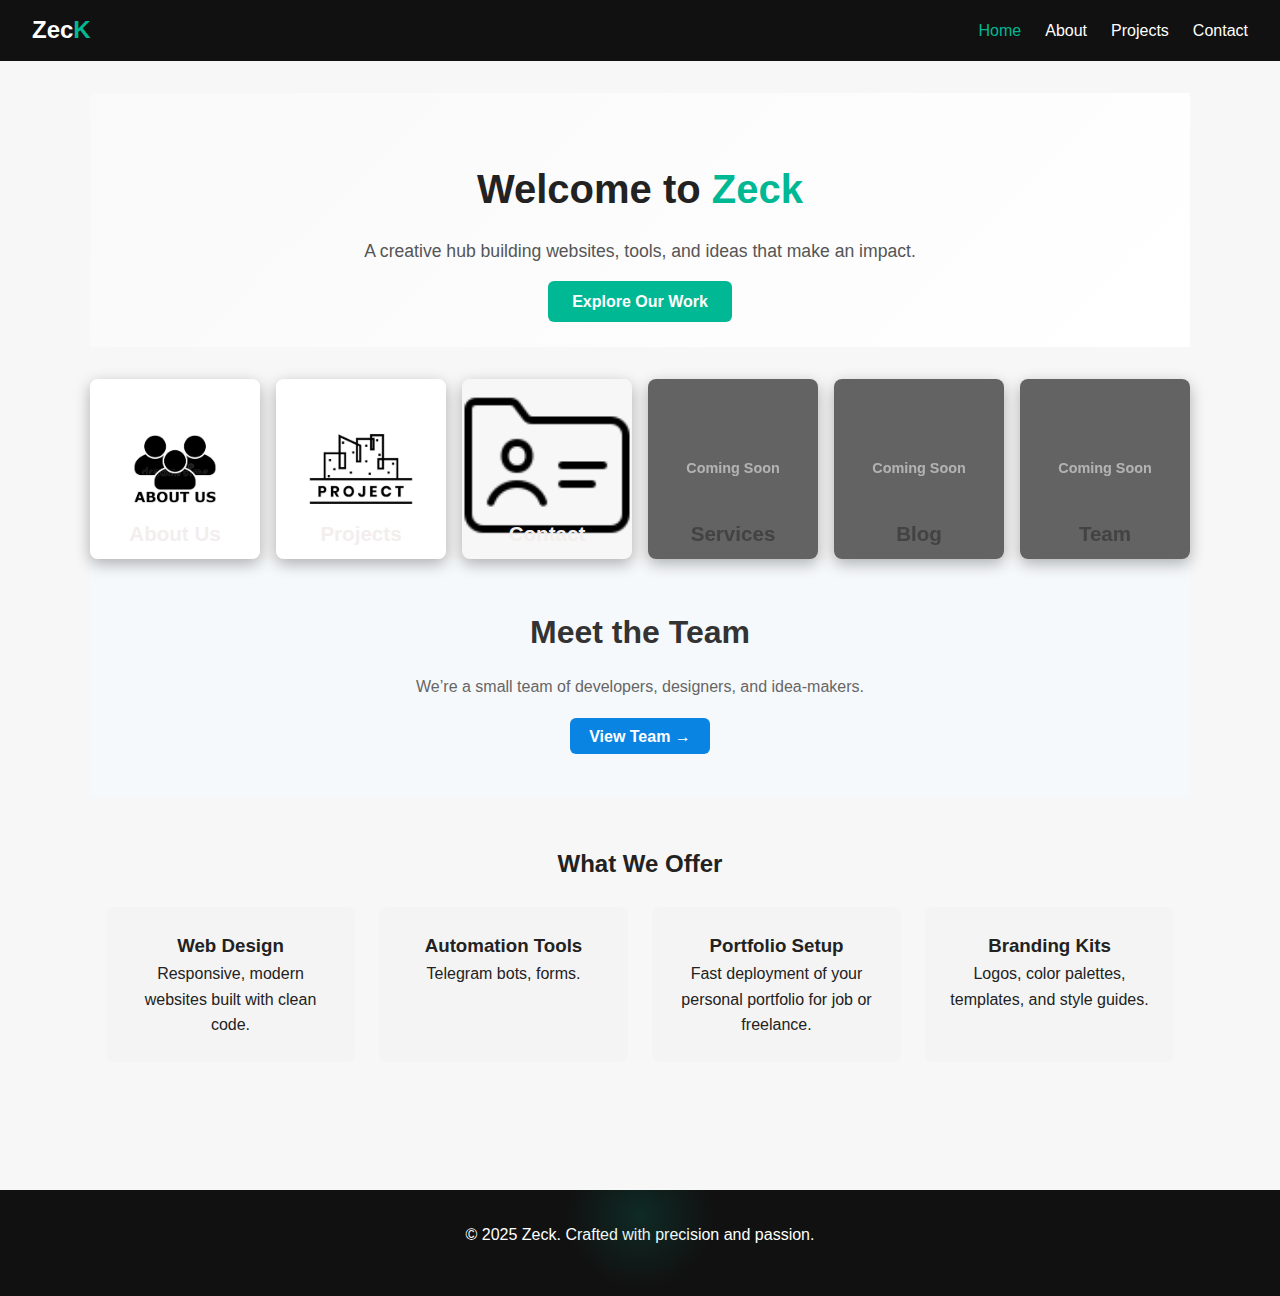
<file: index.html>
<!DOCTYPE html>
<html lang="en">
<head>
  <meta charset="UTF-8" />
  <meta name="viewport" content="width=device-width, initial-scale=1" />
  <link rel="icon" href="/assets/images/zeck_logo_1.jpg" type="image/x-icon" />
  <title>Home - Zeck</title>
  <link rel="stylesheet" href="/assets/css/style.css" />
</head>
<body>
  <!-- Nav -->
   <nav class="navbar">
    <div class="logo">Zec<span>K</span></div>
    <ul class="nav-links desktop-nav">
      <li><a href="/" class="active">Home</a></li>
      <li><a href="/about">About</a></li>
      <li><a href="/projects">Projects</a></li>
      <li><a href="/contact">Contact</a></li>
    </ul>
  </nav>

  <!-- Main content -->
  <main class="container">
  
<section class="hero">
  <h1>Welcome to <span class="highlight">Zeck</span></h1>
  <p>A creative hub building websites, tools, and ideas that make an impact.</p>
  <a href="/projects" class="btn">Explore Our Work</a>
</section>



    <section class="dynamic-columns" id="dynamicGrid">
  <!-- Dynamic content will be injected here -->
</section>


<section class="team-preview">
  <h2>Meet the Team</h2>
  <p>We’re a small team of developers, designers, and idea-makers.</p>
  <a href="/about" class="btn small">View Team →</a>
</section>


  <!-- What We Do -->
    <section class="services">
      <h2>What We Offer</h2>
      <div class="service-grid">
        <div class="card">
          <h3>Web Design</h3>
          <p>Responsive, modern websites built with clean code.</p>
        </div>
        <div class="card">
          <h3>Automation Tools</h3>
          <p>Telegram bots, forms.</p>
        </div>
        <div class="card">
          <h3>Portfolio Setup</h3>
          <p>Fast deployment of your personal portfolio for job or freelance.</p>
        </div>
        <div class="card">
          <h3>Branding Kits</h3>
          <p>Logos, color palettes, templates, and style guides.</p>
        </div>
      </div>
    </section>
    
<!--
<section class="trusted-by">
  <h2>Trusted By</h2>
  <div class="logo-row">
    <img src="/assets/images/zeck_logo_1.jpg" alt="Client 1">
    <img src="/assets/images/github_icon.png" alt="Client 2">
    ...
  </div>
</section> -->

  </main>





  <!-- Footer -->
  <footer>
    <div class="footer-graphic"></div>
    <p>© 2025 Zeck. Crafted with precision and passion.</p>
  </footer>


 
 <script src="/assets/js/main.js"></script>
</body>
</html>
</file>
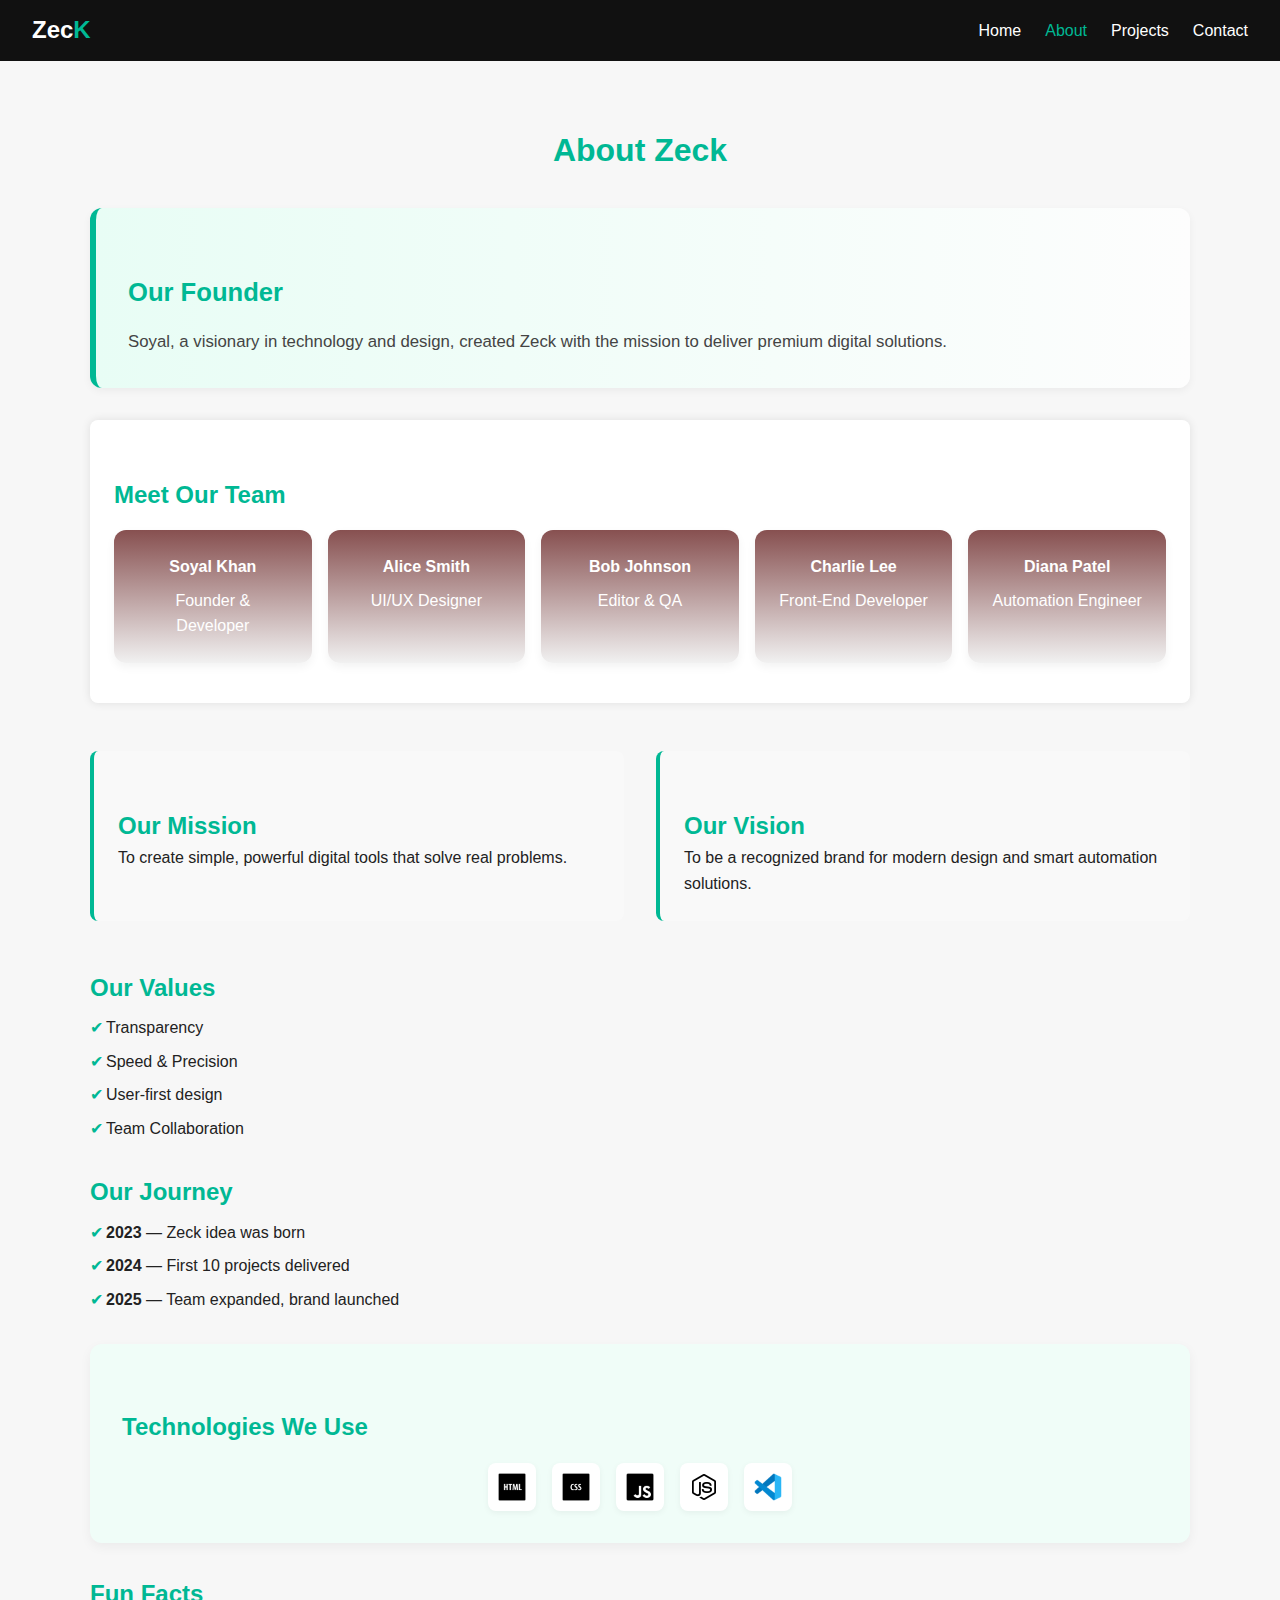
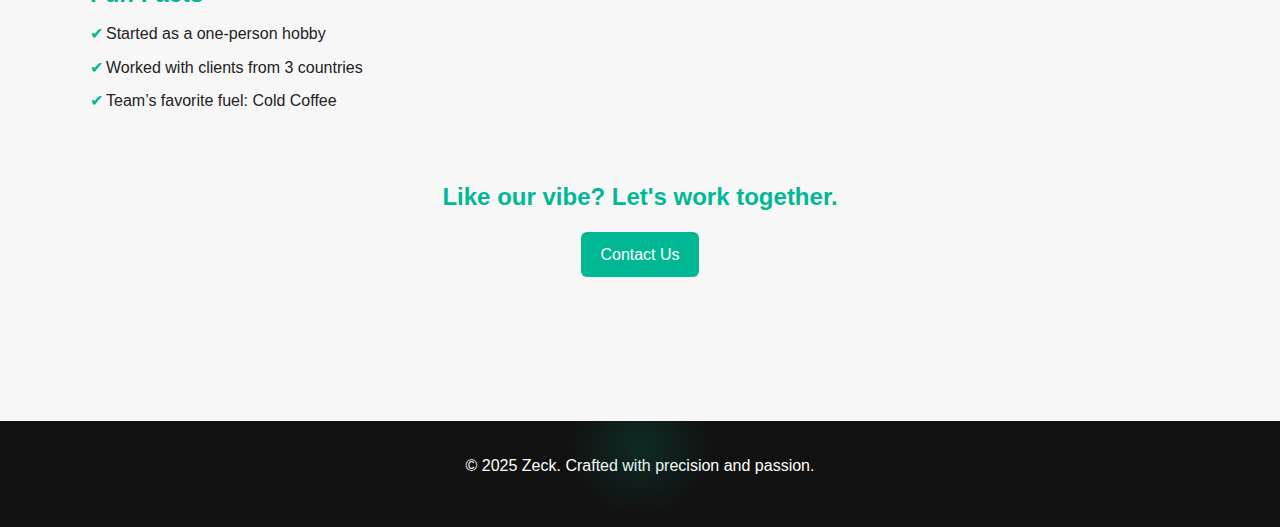
<file: about/index.html>
<!DOCTYPE html>
<html lang="en">
<head>
  <meta charset="UTF-8" />
  <meta name="viewport" content="width=device-width, initial-scale=1" />
   <link rel="icon" href="/assets/images/zeck_logo_1.jpg" type="image/x-icon" />
  <title>About Us - Zeck</title>
  <link rel="stylesheet" href="/assets/css/style.css" />
  <style>
     .about-page h1, .about-page h2, .about-page h3 {
      margin-top: 2rem;
      color: #00b894;
    }
    .about-page h1 {
      text-align: center;
    }
    .founder {
      background: linear-gradient(to right, #e8fdf5, #fdfdfd);
      padding: 2rem;
      margin-top: 2rem;
      border-left: 6px solid #00b894;
      border-radius: 12px;
      box-shadow: 0 3px 8px rgba(0, 0, 0, 0.05);
    }
    .founder h2 {
      font-size: 1.6rem;
      margin-bottom: 1rem;
    }
    .founder p {
      font-size: 1.05rem;
      color: #444;
      line-height: 1.6;
    }
    .team-grid {
      display: grid;
      grid-template-columns: repeat(auto-fit, minmax(160px, 1fr));
      gap: 1rem;
      margin: 1rem 0;
    }
    .team-card {
      background: linear-gradient(to bottom, #875050, #f1f1f1);
      padding: 1.5rem;
      border-radius: 12px;
      box-shadow: 0 4px 10px rgba(0,0,0,0.05);
      text-align: center;
      transition: transform 0.3s;
    }
    .team-card:hover {
      transform: translateY(-4px);
    }
    .mission-vision {
      display: flex;
      flex-wrap: wrap;
      justify-content: space-between;
      gap: 2rem;
      margin: 3rem 0;
    }
    .mission-vision .box {
      flex: 1 1 300px;
      background: #f9f9f9;
      padding: 1.5rem;
      border-left: 4px solid #00b894;
      border-radius: 8px;
    }
    .core-values, .timeline, .fun-facts, .about-cta {
      margin: 2rem 0;
    }
    .core-values ul, .fun-facts ul, .timeline-list {
      list-style: none;
      padding-left: 0;
    }
    .core-values ul li, .fun-facts ul li, .timeline-list li {
      margin: 0.5rem 0;
      padding-left: 1rem;
      position: relative;
    }
    .core-values ul li::before, .fun-facts ul li::before, .timeline-list li::before {
      content: "✔";
      position: absolute;
      left: 0;
      color: #00b894;
    }
    .tech-stack {
      background: #f0fdf8;
      padding: 2rem;
      border-radius: 12px;
      margin: 2rem 0;
      box-shadow: 0 4px 12px rgba(0,0,0,0.05);
    }
    .tech-stack h2 {
      margin-bottom: 1rem;
    }
    .tech-icons {
      display: flex;
      flex-wrap: wrap;
      gap: 1rem;
      justify-content: center;
    }
    .tech-icons img {
      width: 48px;
      height: 48px;
      background: white;
      padding: 8px;
      border-radius: 8px;
      box-shadow: 0 2px 6px rgba(0,0,0,0.05);
      transition: transform 0.3s;
    }
    .tech-icons img:hover {
      transform: scale(1.1);
    }
    .social-icons {
      text-align: center;
      margin-top: 2rem;
    }
    .social-icons img {
      width: 32px;
      margin: 0 0.5rem;
    }
    .about-cta {
      text-align: center;
      margin: 4rem 0;
    }
    .about-cta .btn {
      display: inline-block;
      margin-top: 1rem;
      background: #00b894;
      color: #fff;
      padding: 0.6rem 1.2rem;
      border-radius: 6px;
      text-decoration: none;
    }
  </style>
</head>
<body>
  <!-- Nav -->
  <nav class="navbar">
    <div class="logo">Zec<span>K</span></div>
    <ul class="nav-links desktop-nav">
      <li><a href="/">Home</a></li>
      <li><a href="/about" class="active">About</a></li>
      <li><a href="/projects">Projects</a></li>
      <li><a href="/contact">Contact</a></li>
    </ul>
  </nav>

  <main class="container about-page">
    <h1>About Zeck</h1>

    <section class="founder">
      <h2>Our Founder</h2>
      <p>Soyal, a visionary in technology and design, created Zeck with the mission to deliver premium digital solutions.</p>
    </section>

    <section class="team">
      <h2>Meet Our Team</h2>
      <div class="team-grid" id="teamGrid"></div>
    </section>

    <section class="mission-vision">
      <div class="box">
        <h2>Our Mission</h2>
        <p>To create simple, powerful digital tools that solve real problems.</p>
      </div>
      <div class="box">
        <h2>Our Vision</h2>
        <p>To be a recognized brand for modern design and smart automation solutions.</p>
      </div>
    </section>

    <section class="core-values">
      <h2>Our Values</h2>
      <ul>
        <li>Transparency</li>
        <li>Speed & Precision</li>
        <li>User-first design</li>
        <li>Team Collaboration</li>
      </ul>
    </section>

    <section class="timeline">
      <h2>Our Journey</h2>
      <ul class="timeline-list">
        <li><strong>2023</strong> — Zeck idea was born</li>
        <li><strong>2024</strong> — First 10 projects delivered</li>
        <li><strong>2025</strong> — Team expanded, brand launched</li>
      </ul>
    </section>

    <section class="tech-stack">
      <h2>Technologies We Use</h2>
      <div class="tech-icons">
        <img src="/assets/images/html_icon.png" alt="HTML">
        <img src="/assets/images/css_icon.png" alt="CSS">
        <img src="/assets/images/javascript_icon.png" alt="JavaScript">
        <img src="/assets/images/nodejs_icon.png" alt="Node.js">
        <img src="/assets/images/vscode_icon.png" alt="vsCode">
      </div>
    </section>

    <section class="fun-facts">
      <h2>Fun Facts</h2>
      <ul>
        <li>Started as a one-person hobby</li>
        <li>Worked with clients from 3 countries</li>
        <li>Team’s favorite fuel: Cold Coffee</li>
      </ul>
    </section>

    <section class="about-cta">
      <h2>Like our vibe? Let's work together.</h2>
      <a href="/contact" class="btn">Contact Us</a>
    </section>

  
  </main>

  <footer>
    <div class="footer-graphic"></div>
    <p>© 2025 Zeck. Crafted with precision and passion.</p>
  </footer>

  <script src="/assets/js/main.js"></script>
  <script>
    fetch('/assets/data/teams.json')
      .then(res => res.json())
      .then(teamData => {
        const teamGrid = document.getElementById('teamGrid');
        teamData.forEach(member => {
          const card = document.createElement('div');
          card.className = 'team-card';
          card.innerHTML = `<h4>${member.name}</h4><p>${member.role}</p>`;
          teamGrid.appendChild(card);
        });
      });
  </script>
</body>
</html>
</file>
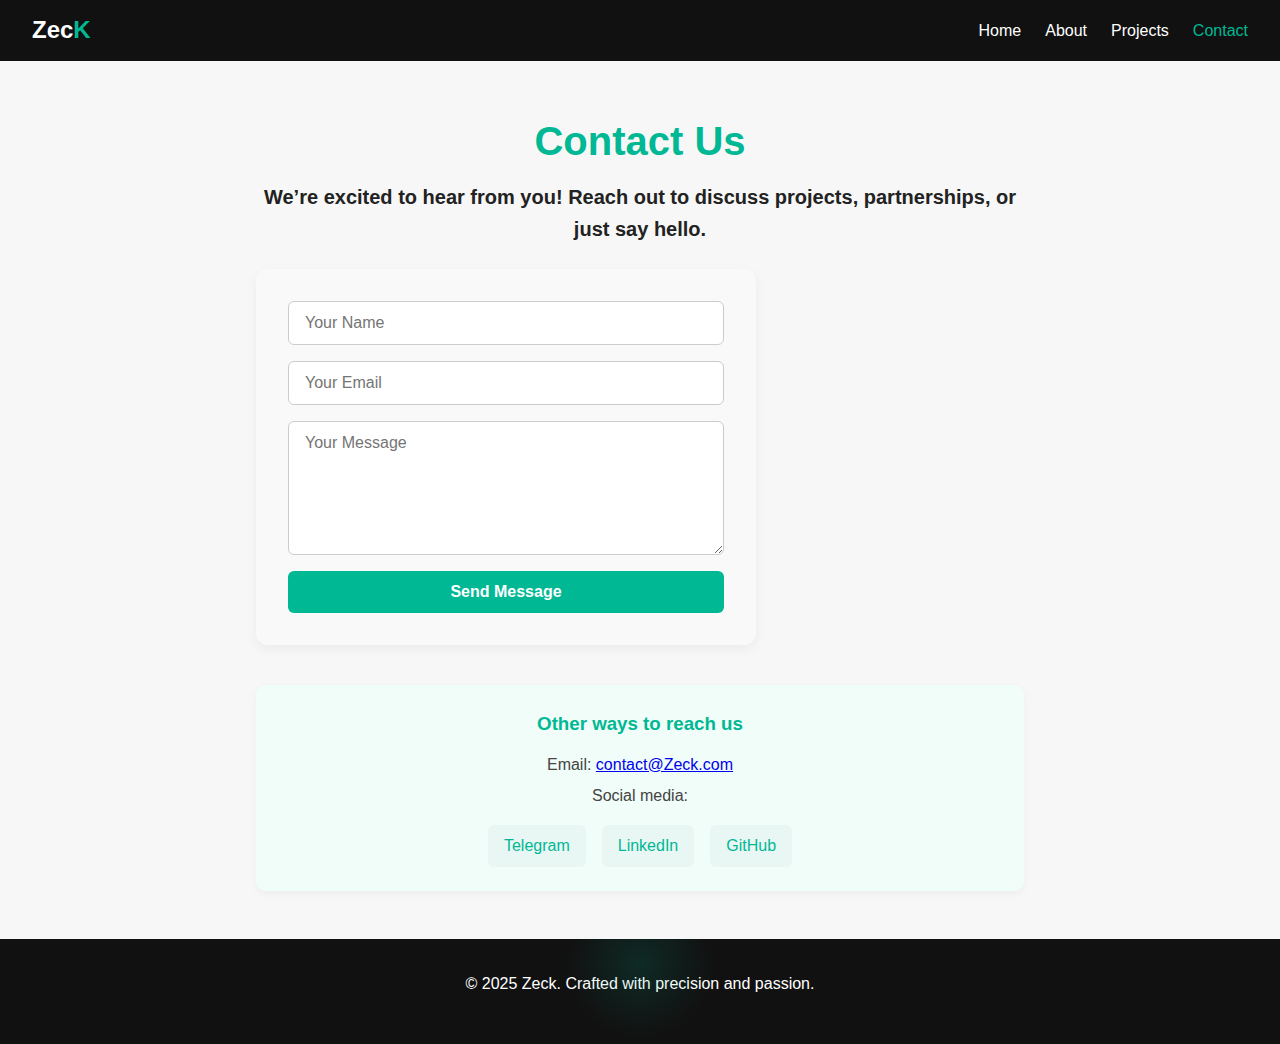
<file: contact/index.html>
<!DOCTYPE html>
<html lang="en">
<head>
  <meta charset="UTF-8" />
  <meta name="viewport" content="width=device-width, initial-scale=1" />
  <link rel="icon" href="/assets/images/zeck_logo_1.jpg" type="image/x-icon" />
  <title>Contact Us - Zeck</title>
  <link rel="stylesheet" href="/assets/css/style.css" />
  <style>
    .contact-page {
      max-width: 800px;
      margin: auto;
      padding: 3rem 1rem;
      text-align: center;
    }
    .contact-page h1 {
      font-size: 2.5rem;
      margin-bottom: 0.5rem;
      color: #00b894;
    }
    .contact-invite {
      font-size: 1.1rem;
      margin-bottom: 2rem;
      color: #555;
    }
    .contact-form {
      display: flex;
      flex-direction: column;
      gap: 1rem;
      background: #f9f9f9;
      padding: 2rem;
      border-radius: 12px;
      box-shadow: 0 4px 12px rgba(0,0,0,0.05);
    }
    .contact-form input,
    .contact-form textarea {
      padding: 0.75rem 1rem;
      border-radius: 6px;
      border: 1px solid #ccc;
      font-size: 1rem;
      width: 100%;
      font-family: inherit;
    }
    .contact-form button {
      background-color: #00b894;
      color: white;
      border: none;
      padding: 0.75rem;
      font-size: 1rem;
      border-radius: 6px;
      cursor: pointer;
      transition: background 0.3s;
    }
    .contact-form button:hover {
      background-color: #019170;
    }
    .extra-info {
      margin-top: 2.5rem;
      background: #f0fdf8;
      padding: 1.5rem;
      border-radius: 10px;
      box-shadow: 0 3px 8px rgba(0,0,0,0.04);
    }
    .extra-info h3 {
      margin-bottom: 0.8rem;
      color: #00b894;
    }
    .extra-info p {
      margin: 0.4rem 0;
      color: #444;
    }
    .social-links {
      margin-top: 1rem;
      display: flex;
      justify-content: center;
      gap: 1rem;
    }
    .social-links a {
      display: inline-block;
      background: #e9f7f4;
      color: #00b894;
      padding: 0.5rem 1rem;
      border-radius: 6px;
      text-decoration: none;
      transition: background 0.3s;
    }
    .social-links a:hover {
      background: #c8f5ea;
    }
    @media (max-width: 600px) {
      .contact-form {
        padding: 1.5rem;
      }
      .contact-page h1 {
        font-size: 2rem;
      }
    }
  </style>
</head>
<body>
 <nav class="navbar">
    <div class="logo">Zec<span>K</span></div>
    <ul class="nav-links desktop-nav">
      <li><a href="/">Home</a></li>
      <li><a href="/about">About</a></li>
      <li><a href="/projects">Projects</a></li>
      <li><a href="/contact" class="active">Contact</a></li>
    </ul>
  </nav>

  <main class="container contact-page">
    <h1>Contact Us</h1>
    <p class="contact-invite">We’re excited to hear from you! Reach out to discuss projects, partnerships, or just say hello.</p>

    <form class="contact-form" action="https://formspree.io/f/mzzgnpzq" method="POST">
      <input type="text" name="name" placeholder="Your Name" required />
      <input type="email" name="email" placeholder="Your Email" required />
      <textarea name="message" rows="6" placeholder="Your Message" required></textarea>
      
      <!-- Spam protection (honeypot) -->
      <input type="text" name="_gotcha" style="display:none">
      
      <button type="submit">Send Message</button>
    </form>

    <section class="extra-info">
      <h3>Other ways to reach us</h3>
      <p>Email: <a href="mailto:contact@Zeck.com">contact@Zeck.com</a></p>
      <p>Social media:</p>
      <div class="social-links">
        <a href="#" target="_blank">Telegram</a>
        <a href="#" target="_blank">LinkedIn</a>
        <a href="https://github.com/soyalk9" target="_blank">GitHub</a>
      </div>
    </section>
  </main>

  <footer>
    <div class="footer-graphic"></div>
    <p>© 2025 Zeck. Crafted with precision and passion.</p>
  </footer>

  <script src="/assets/js/main.js"></script>
</body>
</html>
</file>
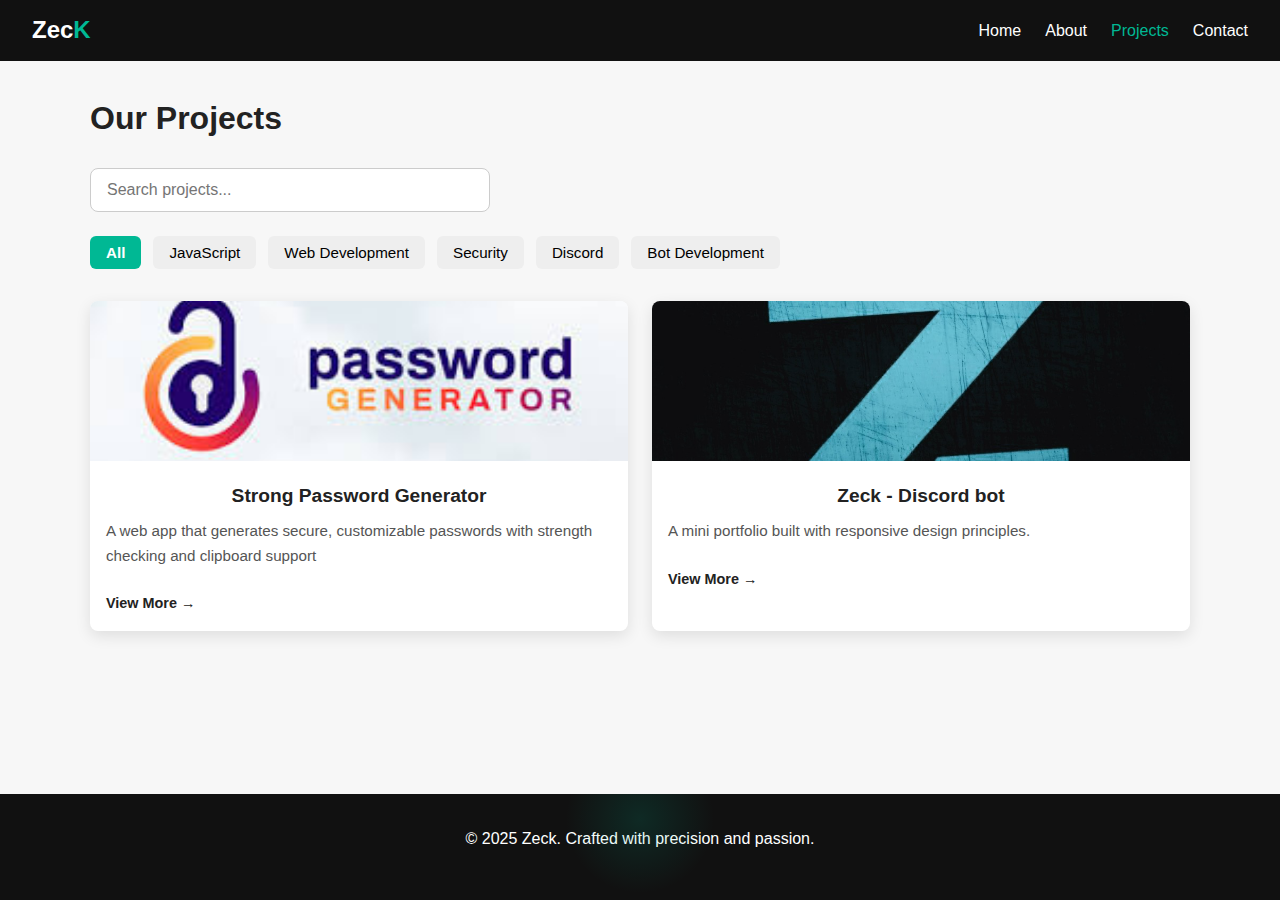
<file: projects/index.html>
<!DOCTYPE html>
<html lang="en">
<head>
  <meta charset="UTF-8" />
  <meta name="viewport" content="width=device-width, initial-scale=1" />
  <title>Our Projects - Zeck</title>
  <link rel="stylesheet" href="/assets/css/style.css" />
  
  <style>
    .projects-grid a {
  text-decoration: none;
  color: inherit;
  display: block;
}

.projects-grid a:hover h3 {
  text-decoration: underline;
  color: #00b894;
}
.project-card:hover {
  transform: translateY(-5px);
  box-shadow: 0 8px 20px rgba(0, 0, 0, 0.12);
}


    .project-controls {
      display: flex;
      flex-direction: column;
      gap: 1rem;
      margin-top: 1.5rem;
    }

    #searchInput {
      padding: 0.75rem 1rem;
      border: 1px solid #ccc;
      border-radius: 8px;
      font-size: 1rem;
      width: 100%;
      max-width: 400px;
      margin-bottom: 0.5rem;
    }

    .filters {
      display: flex;
      flex-wrap: wrap;
      gap: 0.75rem;
    }

    .filters button {
      padding: 0.5rem 1rem;
      background: #eee;
      border: none;
      border-radius: 6px;
      cursor: pointer;
      transition: all 0.2s ease;
      font-size: 0.95rem;
    }

    .filters button:hover {
      background: #ccc;
    }

    .filters button.active {
      background: #00b894;
      color: white;
      font-weight: bold;
    }

    .projects-grid {
      display: grid;
      grid-template-columns: repeat(auto-fit, minmax(250px, 1fr));
      gap: 1.5rem;
      margin-top: 2rem;
    }

    .project-card {
      background: white;
      border-radius: 8px;
      overflow: hidden;
      box-shadow: 0 5px 15px rgba(0,0,0,0.1);
      transition: transform 0.2s ease;
    }

    .project-card:hover {
      transform: translateY(-5px);
    }

    .project-card img {
      width: 100%;
      height: 160px;
      object-fit: cover;
    }

    .project-card h3 {
      padding: 0.75rem 1rem 0;
      font-size: 1.2rem;
      color: #222;
    }

    .project-card p {
      padding: 0.5rem 1rem 1rem;
      font-size: 0.95rem;
      color: #555;
    }
  
    .view-more {
  display: inline-block;
  margin: 0.5rem 1rem 1rem;
  font-size: 0.9rem;
  color: #00b894;
  text-decoration: none;
  font-weight: bold;
}

.view-more:hover {
  text-decoration: underline;
  color:#00b894
}


  </style>
</head>
<body>
  <nav class="navbar">
    <div class="logo">Zec<span>K</span></div>
    <ul class="nav-links desktop-nav">
      <li><a href="/">Home</a></li>
      <li><a href="/about">About</a></li>
      <li><a href="/projects" class="active">Projects</a></li>
      <li><a href="/contact">Contact</a></li>
    </ul>
  </nav>

  <main class="container projects-page">
    <h1>Our Projects</h1>

    <div class="project-controls">
      <input type="text" id="searchInput" placeholder="Search projects..." />
      <div class="filters" id="tagFilters">
        <!-- Filter buttons injected by JS -->
      </div>
    </div>

    <div class="projects-grid" id="projectsContainer">
      <!-- Project cards injected by JS -->
    </div>
  </main>

  <footer>
    <div class="footer-graphic"></div>
    <p>© 2025 Zeck. Crafted with precision and passion.</p>
  </footer>

  <script>
    let allProjects = [];

    fetch("/assets/data/projects-data.json")
      .then(res => res.json())
.then(projects => {
  allProjects = projects.sort((a, b) => new Date(b.date) - new Date(a.date)); // sort latest first
  generateTags(allProjects);
  displayProjects(allProjects);
});


    function generateTags(projects) {
      const uniqueTags = new Set();
      projects.forEach(p => p.tags?.forEach(tag => uniqueTags.add(tag)));

      const tagContainer = document.getElementById("tagFilters");
      tagContainer.innerHTML = '<button data-tag="all" class="active">All</button>';

      uniqueTags.forEach(tag => {
        const btn = document.createElement("button");
        btn.setAttribute("data-tag", tag);
        btn.textContent = tag;
        tagContainer.appendChild(btn);
      });

      document.querySelectorAll(".filters button").forEach(btn => {
        btn.addEventListener("click", () => {
          document.querySelector(".filters button.active")?.classList.remove("active");
          btn.classList.add("active");

          const selectedTag = btn.getAttribute("data-tag");
          filterAndSearch(selectedTag, document.getElementById("searchInput").value.toLowerCase());
        });
      });
    }

    document.getElementById("searchInput").addEventListener("input", e => {
      const searchText = e.target.value.toLowerCase();
      const activeTag = document.querySelector(".filters button.active")?.getAttribute("data-tag") || "all";
      filterAndSearch(activeTag, searchText);
    });

    function filterAndSearch(tag, search) {
      let filtered = [...allProjects];

      if (tag !== "all") {
        filtered = filtered.filter(p => p.tags?.includes(tag));
      }

      if (search) {
        filtered = filtered.filter(p => p.title.toLowerCase().includes(search));
      }

      displayProjects(filtered);
    }

function displayProjects(projects) {
  const container = document.getElementById("projectsContainer");
  container.innerHTML = "";

  if (projects.length === 0) {
    container.innerHTML = "<p>No matching projects found.</p>";
    return;
  }

  projects.forEach(project => {
    const card = document.createElement("div");
    card.className = "project-card";

card.innerHTML = `
  <div class="card-content">
    <img src="${project.image}" alt="${project.title}" />
    <h3>${project.title}</h3>
    <p>${project.description}</p>
    <a href="/projects/pages/${project.slug}/" class="view-more">View More →</a>
  </div>
`;


    container.appendChild(card);
  });
}

  </script>
</body>
</html>
</file>
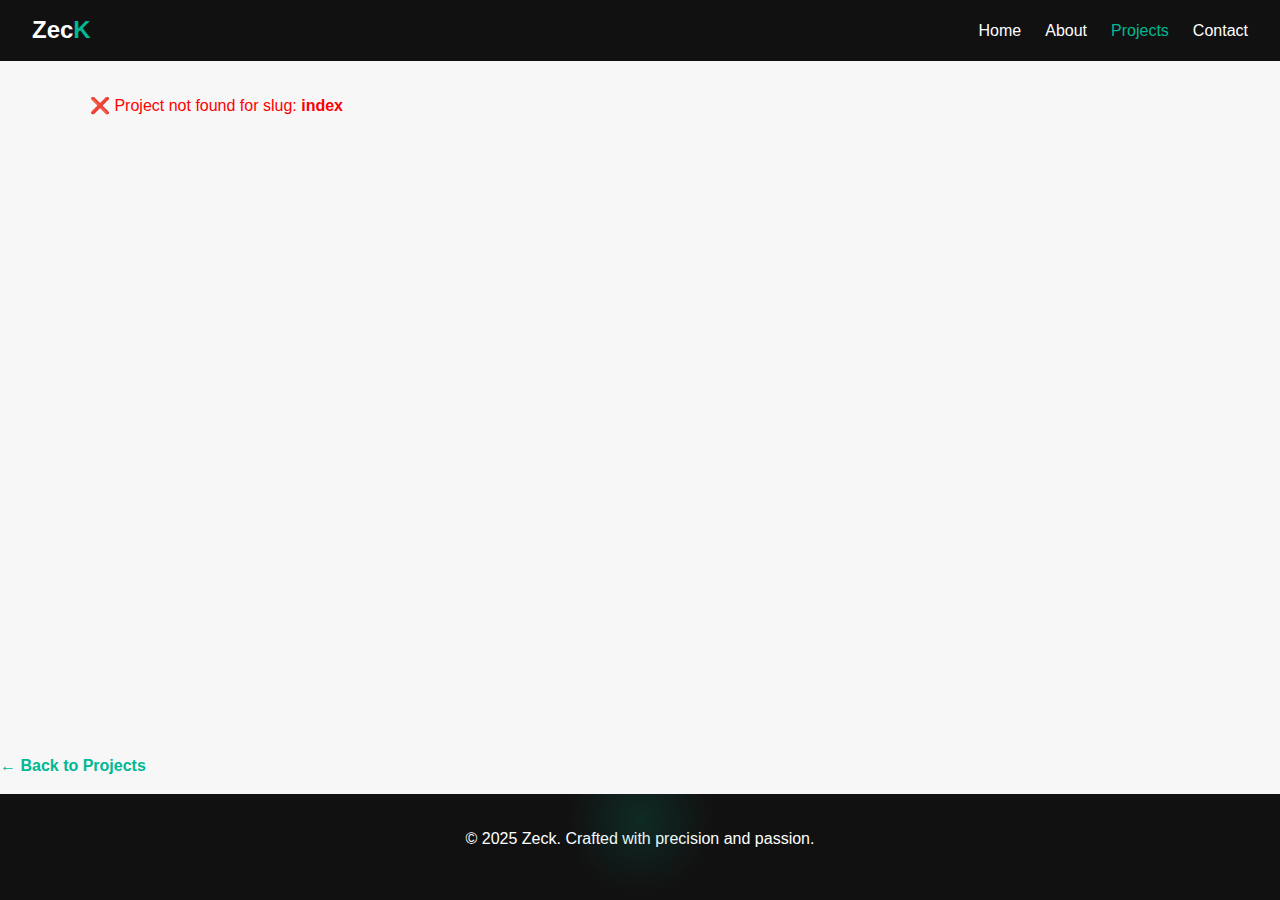
<file: projects/pages/password-generator/index.html>
<!DOCTYPE html>
<html lang="en">
<head>
  <meta charset="UTF-8" />
  <meta name="viewport" content="width=device-width, initial-scale=1" />
  <title>Project Detail - Zeck</title>
  <link rel="stylesheet" href="/assets/css/style.css" />
   <link rel="stylesheet" href="/projects/project.css" />
</head>
<body>
  <nav class="navbar">
    <div class="logo">Zec<span>K</span></div>
    <ul class="nav-links desktop-nav">
      <li><a href="/">Home</a></li>
      <li><a href="/about">About</a></li>
      <li><a href="/projects" class="active">Projects</a></li>
      <li><a href="/contact">Contact</a></li>
    </ul>
  </nav>

  <main class="container" id="project-container">
    <!-- Project will load here -->
  </main>
<a href="/projects" class="back-btn">← Back to Projects</a>

  <footer>
    <div class="footer-graphic"></div>
    <p>© 2025 Zeck. Crafted with precision and passion.</p>
  </footer>

  <script>
    const pathname = window.location.pathname;
    let slug = pathname.endsWith('/')
      ? pathname.split('/').slice(-2, -1)[0]
      : pathname.split('/').pop().replace('.html', '');

    fetch("/assets/data/projects-data.json")
      .then(res => res.json())
      .then(projects => {
        const project = projects.find(p => p.slug === slug);
        const container = document.getElementById("project-container");

        if (!project) {
          container.innerHTML = "<p style='color:red;'>❌ Project not found for slug: <b>" + slug + "</b></p>";
          return;
        }

        container.innerHTML = `
          <div class="project-detail">
            <h1>${project.title}</h1>
            <img src="${project.image}" alt="${project.title}" />
            <h2>Description</h2>
            <p>${project.description}</p>

            <h2>Tools Used</h2>
            <ul>
              ${project.tags.map(tool => `<li>${tool}</li>`).join('')}
            </ul>

            <h2>Links</h2>
            <a href="${project.link}" target="_blank">GitHub</a>
            ${project.demo ? `<a href="${project.demo}" target="_blank" style="margin-left: 10px;">Live Demo</a>` : ""}

            <div class="last-updated">Last Updated: ${project.date}</div>
          </div>
        `;
      })
      .catch(error => {
        console.error("❌ Error loading project:", error);
        document.getElementById("project-container").innerHTML = "<p style='color:red;'>❌ Failed to load project. Check console.</p>";
      });
  </script>
</body>
</html>
</file>
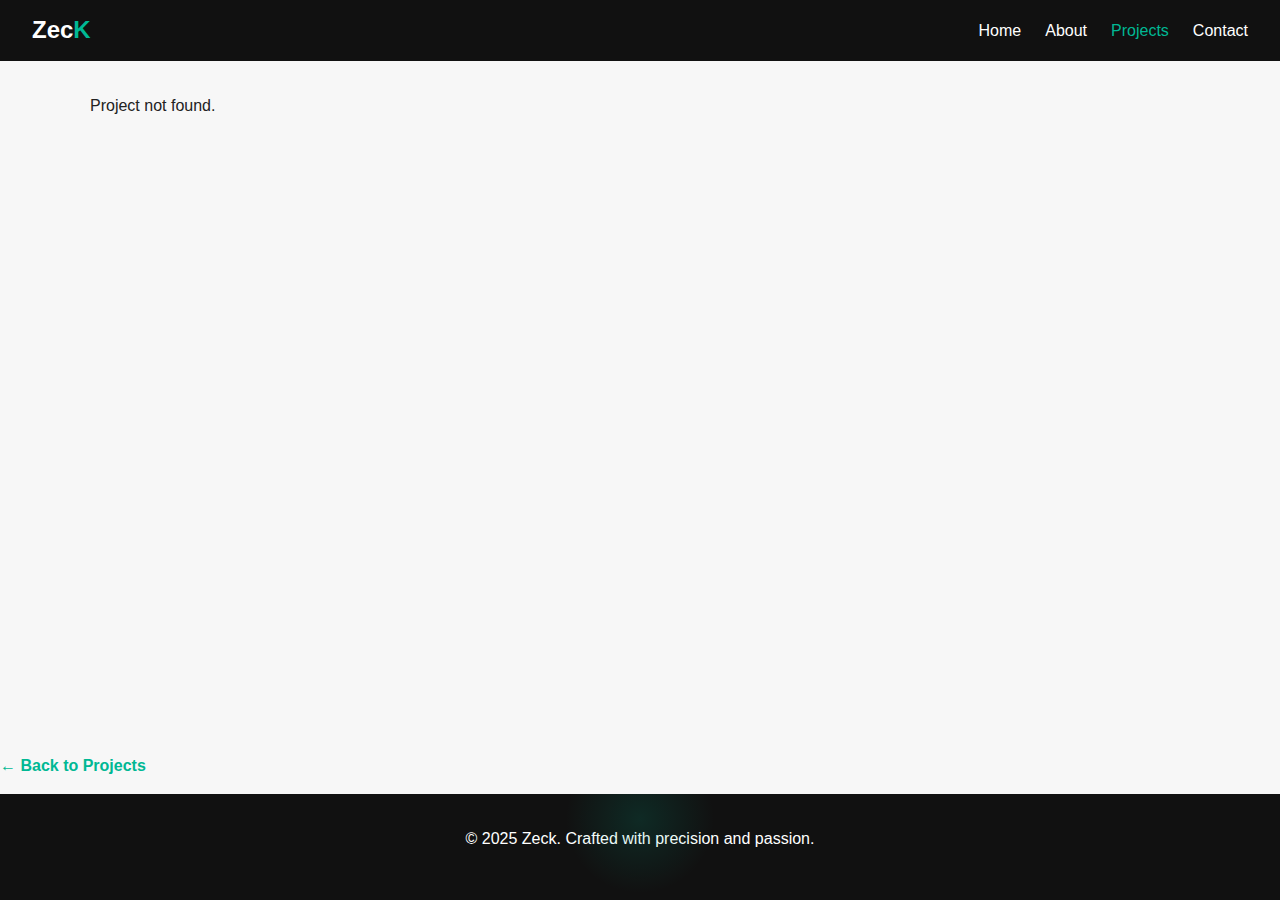
<file: projects/pages/works/index.html>
<!DOCTYPE html>
<html lang="en">
<head>
  <meta charset="UTF-8" />
  <meta name="viewport" content="width=device-width, initial-scale=1" />
  <title>Project Detail - Zeck</title>
  <link rel="stylesheet" href="/assets/css/style.css" />
  <link rel="stylesheet" href="/projects/project.css" />
</head>
<body>
  <nav class="navbar">
    <div class="logo">Zec<span>K</span></div>
    <ul class="nav-links desktop-nav">
      <li><a href="/">Home</a></li>
      <li><a href="/about">About</a></li>
      <li><a href="/projects" class="active">Projects</a></li>
      <li><a href="/contact">Contact</a></li>
    </ul>
  </nav>

<main class="container" id="project-container">
  <!-- Password prompt -->
  <div id="password-box" style="display: none;">
    <h2>This project is protected 🔐</h2>
    <p>Please enter the password to continue:</p>
    <input type="password" id="project-password" placeholder="Enter password" />
    <button onclick="validatePassword()">Unlock</button>
    <p id="error-msg" style="color:red;"></p>
  </div>
</main>


<a href="/projects" class="back-btn">← Back to Projects</a>

  <footer>
    <div class="footer-graphic"></div>
    <p>© 2025 Zeck. Crafted with precision and passion.</p>
  </footer>



  <script>
  const pathname = window.location.pathname;
  const slug = pathname.endsWith('/')
    ? pathname.split('/').slice(-2, -1)[0]
    : pathname.split('/').pop().replace('.html', '');

  let selectedProject;

  fetch("/assets/data/projects-data.json")
    .then(res => res.json())
    .then(projects => {
      const project = projects.find(p => p.slug === slug);
      selectedProject = project;

      if (!project) {
        document.getElementById("project-container").innerHTML = "<p>Project not found.</p>";
        return;
      }

      if (project.protected) {
        document.getElementById("password-box").style.display = "block";
      } else {
        loadProject(project);
      }
    });

  function validatePassword() {
    const input = document.getElementById("project-password").value;
    const correctPassword = "zeck2025"; // 🔐 Your password here

    if (input === correctPassword) {
      document.getElementById("password-box").style.display = "none";
      loadProject(selectedProject);
    } else {
      document.getElementById("error-msg").textContent = "❌ Incorrect password. Try again.";
    }
  }

function loadProject(project) {
  document.getElementById("project-container").innerHTML = `
    <div class="project-detail">
      <h1>${project.title}</h1>
      <img src="${project.image}" alt="${project.title}" />
      
      <h2>Description</h2>
      <p>${project.description}</p>

      <h2>Tags</h2>
      <ul>
        ${project.tags?.map(tag => `<li>${tag}</li>`).join("")}
      </ul>

      ${project.link ? `
        <h2>Source Code</h2>
        <a href="${project.link}" target="_blank">🔗 View on GitHub</a>
      ` : ""}

      ${project.demo ? `
        <h2>Live Demo</h2>
        <a href="${project.demo}" target="_blank">🚀 Open Demo</a>
      ` : ""}

      <div class="last-updated">📅 Last Updated: ${project.date}</div>
    </div>
  `;
}
</script>


</body>
</html>
</file>
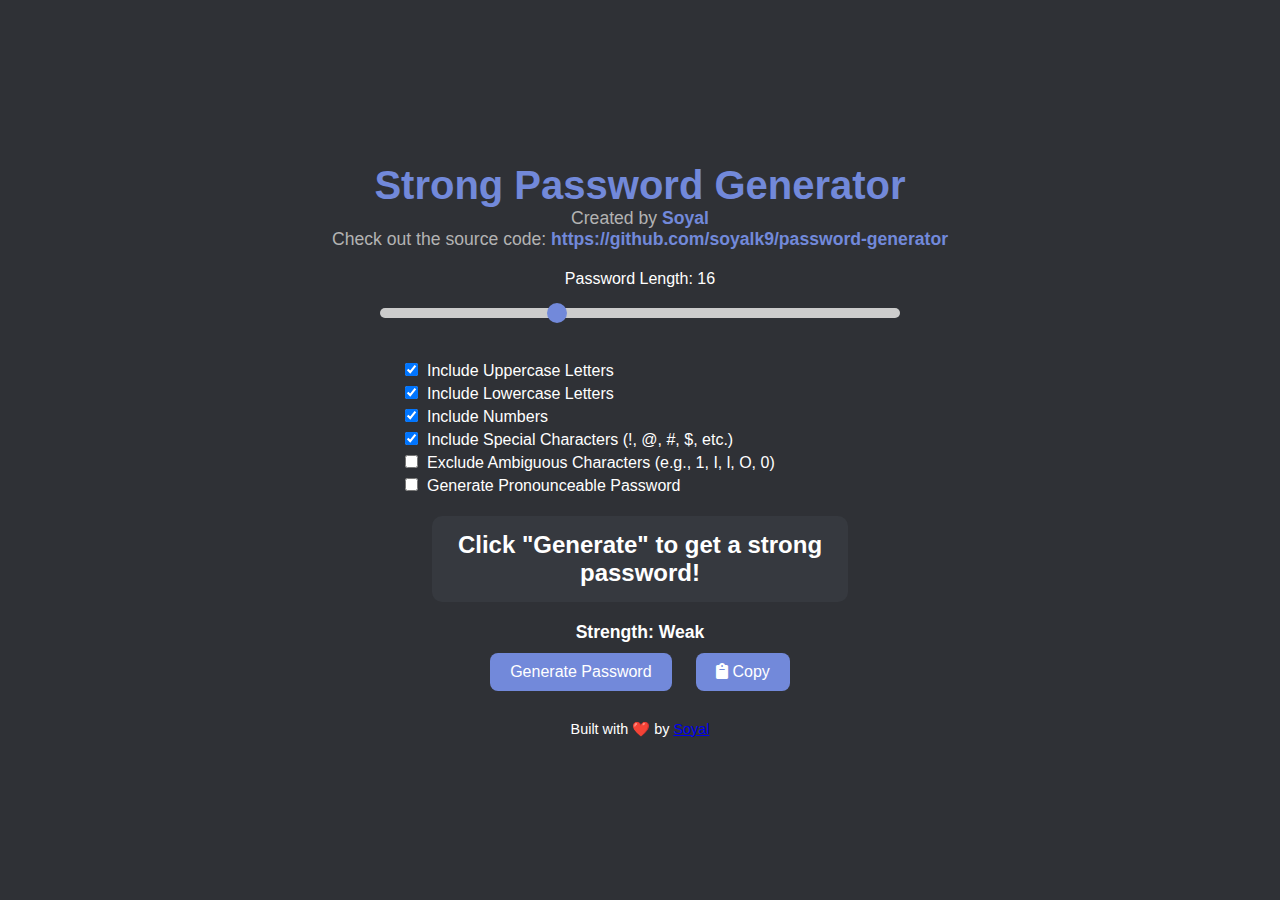
<file: pages/password-generator.html>
<!DOCTYPE html>
<html lang="en">
<head>
  <meta charset="UTF-8">
  <meta name="viewport" content="width=device-width, initial-scale=1.0">
  <title>Strong Password Generator | Soyal's GitHub</title>
  
  <!-- FontAwesome for Icons -->
  <link href="https://cdnjs.cloudflare.com/ajax/libs/font-awesome/6.0.0-beta3/css/all.min.css" rel="stylesheet">

  <style>
    /* Embedded CSS */
    * {
      margin: 0;
      padding: 0;
      box-sizing: border-box;
    }

    body {
      font-family: 'Arial', sans-serif;
      background-color: #2f3136; /* Discord background color */
      color: #ffffff;
      text-align: center;
      display: flex;
      flex-direction: column;
      justify-content: center;
      align-items: center;
      height: 100vh;
    }

    header {
      margin-bottom: 20px;
    }

    h1 {
      font-size: 2.5rem;
      color: #7289da; /* Discord blue */
    }

    .links {
      font-size: 1.1rem;
      color: #b3b3b3;
    }

    .links a {
      color: #7289da;
      text-decoration: none;
      font-weight: bold;
    }

    .links a:hover {
      text-decoration: underline;
    }

    button {
      background-color: #7289da; /* Discord blue */
      color: white;
      padding: 10px 20px;
      font-size: 1rem;
      border: none;
      border-radius: 8px;
      cursor: pointer;
      margin: 10px;
      transition: background 0.3s ease;
    }

    button:hover {
      background-color: #5b6eae;
    }

    .password-display {
      font-size: 1.5rem;
      font-weight: bold;
      padding: 15px;
      border-radius: 10px;
      background-color: #36393f;
      width: 80%;
      margin: 20px auto;
    }

    footer {
      margin-top: 20px;
      font-size: 0.9rem;
    }

    .password-strength {
      margin-top: 10px;
      font-size: 1.1rem;
      font-weight: bold;
    }

    .weak {
      color: #ff3b30;
    }

    .medium {
      color: #ffcc00;
    }

    .strong {
      color: #4cd137;
    }

    /* Slider */
    input[type="range"] {
      -webkit-appearance: none;
      width: 100%;
      height: 10px;
      background: #ccc;
      border-radius: 5px;
      outline: none;
      margin: 20px 0;
    }

    input[type="range"]::-webkit-slider-thumb {
      -webkit-appearance: none;
      height: 20px;
      width: 20px;
      border-radius: 50%;
      background: #7289da;
      cursor: pointer;
    }

    .checkbox-group {
      text-align: left;
      margin: 20px;
    }

    .checkbox-group input {
      margin: 5px;
    }

  </style>
</head>

<body>
  <header>
    <h1>Strong Password Generator</h1>
    <div class="links">
      <p>Created by <strong><a href="https://github.com/soyalk9" target="_blank">Soyal</a></strong></p>
      <p>Check out the source code: <a href="https://github.com/soyalk9/password-generator" target="_blank">https://github.com/soyalk9/password-generator</a></p>
    </div>
  </header>

  <main>
    <!-- Password length selector -->
    <div>
      <label for="password-length">Password Length: <span id="length-value">16</span></label>
      <input type="range" id="password-length" min="8" max="32" value="16">
    </div>

    <!-- Checkbox options -->
    <div class="checkbox-group">
      <label><input type="checkbox" id="uppercase" checked> Include Uppercase Letters</label><br>
      <label><input type="checkbox" id="lowercase" checked> Include Lowercase Letters</label><br>
      <label><input type="checkbox" id="numbers" checked> Include Numbers</label><br>
      <label><input type="checkbox" id="specialChars" checked> Include Special Characters (!, @, #, $, etc.)</label><br>
      <label><input type="checkbox" id="excludeAmbiguous"> Exclude Ambiguous Characters (e.g., 1, I, l, O, 0)</label><br>
      <label><input type="checkbox" id="pronounceable"> Generate Pronounceable Password</label><br>
    </div>

    <!-- Password display section -->
    <div class="password-display">
      <p id="password-display">Click "Generate" to get a strong password!</p>
    </div>
    
    <!-- Password strength indicator -->
    <div class="password-strength" id="password-strength">
      Strength: <span id="strength-text">Weak</span>
    </div>
    
    <!-- Buttons -->
    <button id="generate-btn">Generate Password</button>
    <button id="copy-btn"><i class="fas fa-clipboard"></i> Copy</button>
  </main>

  <footer>
    <p>Built with ❤️ by <a href="https://github.com/soyalk9" target="_blank">Soyal</a></p>
  </footer>

  <!-- JavaScript -->
  <script>
    // Event listeners for buttons and password length selector
    document.getElementById('generate-btn').addEventListener('click', generatePassword);
    document.getElementById('copy-btn').addEventListener('click', copyPassword);
    document.getElementById('password-length').addEventListener('input', updateLengthValue);

    // Update the displayed password length value
    function updateLengthValue() {
      const length = document.getElementById('password-length').value;
      document.getElementById('length-value').textContent = length;
    }

    // Generate password based on user options
    function generatePassword() {
      const length = document.getElementById('password-length').value;
      const includeUppercase = document.getElementById('uppercase').checked;
      const includeLowercase = document.getElementById('lowercase').checked;
      const includeNumbers = document.getElementById('numbers').checked;
      const includeSpecialChars = document.getElementById('specialChars').checked;
      const excludeAmbiguous = document.getElementById('excludeAmbiguous').checked;
      const generatePronounceable = document.getElementById('pronounceable').checked;

      let chars = '';
      let password = '';

      if (includeUppercase) chars += "ABCDEFGHIJKLMNOPQRSTUVWXYZ";
      if (includeLowercase) chars += "abcdefghijklmnopqrstuvwxyz";
      if (includeNumbers) chars += "0123456789";
      if (includeSpecialChars) chars += "!@#$%^&*()_+=-";
      
      // Exclude ambiguous characters if selected
      if (excludeAmbiguous) {
        chars = chars.replace(/[1lI0O]/g, '');
      }

      // Generate a pronounceable password if selected
      if (generatePronounceable) {
        password = generatePronounceablePassword(length);
      } else {
        // Otherwise, generate a random password
        for (let i = 0; i < length; i++) {
          const randomIndex = Math.floor(Math.random() * chars.length);
          password += chars[randomIndex];
        }
      }

      // Display the generated password
      document.getElementById('password-display').textContent = password;

      // Evaluate password strength
      checkPasswordStrength(password);
    }

    // Copy to clipboard function
    function copyPassword() {
      const passwordText = document.getElementById('password-display').textContent;
      navigator.clipboard.writeText(passwordText).then(() => {
        alert("Password copied to clipboard!");
      });
    }

    // Check the strength of the generated password
    function checkPasswordStrength(password) {
      let strength = 'Weak';
      let strengthClass = 'weak';

      if (password.length >= 12 && /[a-z]/.test(password) && /[A-Z]/.test(password) && /[0-9]/.test(password) && /[!@#$%^&*()_+=-]/.test(password)) {
        strength = 'Strong';
        strengthClass = 'strong';
      } else if (password.length >= 8) {
        strength = 'Medium';
        strengthClass = 'medium';
      }

      document.getElementById('strength-text').textContent = strength;
      document.getElementById('password-strength').className = strengthClass;
    }

    // Generate a pronounceable password
    function generatePronounceablePassword(length) {
      const vowels = 'aeiou';
      const consonants = 'bcdfghjklmnpqrstvwxyz';
      let password = '';
      
      for (let i = 0; i < length; i++) {
        const charSet = i % 2 === 0 ? consonants : vowels;
        password += charSet.charAt(Math.floor(Math.random() * charSet.length));
      }

      return password;
    }
  </script>
</body>
</html>
</file>
<file: projects/project.css>
.project-detail {
      background: white;
      padding: 2rem;
      border-radius: 8px;
      box-shadow: 0 0 10px rgba(0,0,0,0.1);
      margin-top: 2rem;
      position: relative;
    }

    .project-detail img {
      max-width: 100%;
      border-radius: 8px;
      margin-bottom: 1rem;
    }

    .project-detail h2 {
      margin-top: 1.5rem;
    }

    .project-detail a {
      display: inline-block;
      margin-top: 1rem;
      background: #00b894;
      color: white;
      padding: 0.6rem 1.2rem;
      text-decoration: none;
      border-radius: 6px;
      font-weight: bold;
    }

    .project-detail a:hover {
      background: #019e7f;
    }

    .last-updated {
      position: absolute;
      bottom: 1rem;
      right: 1rem;
      font-size: 0.9rem;
      color: #999;
    }
       .back-btn {
  display: inline-block;
  margin: 1rem 0;
  color: #00b894;
  text-decoration: none;
  font-weight: bold;
}
.project-detail a {
  display: inline-block;
  margin-top: 0.5rem;
  padding: 0.6rem 1.2rem;
  background: #00b894;
  color: white;
  text-decoration: none;
  border-radius: 6px;
}

.project-detail a:hover {
  background: #019e7f;
}
</file>
<file: assets/css/style.css>
/* Reset */
* {
  box-sizing: border-box;
  margin: 0;
  padding: 0;
}
body {
  font-family: 'Segoe UI', Tahoma, Geneva, Verdana, sans-serif;
  background: #f7f7f7;
  color: #222;
  line-height: 1.6;
  min-height: 100vh;
  display: flex;
  flex-direction: column;
}


/* Navbar */
.navbar {
  background: #111;
  color: white;
  display: flex;
  align-items: center;
  justify-content: space-between;
  padding: 0.7rem 2rem;
  position: sticky;
  top: 0;
  z-index: 1000;
}
.logo {
  font-weight: 700;
  font-size: 1.5rem;
  cursor: pointer;
}
.logo span {
  color: #00b894;
}
.nav-links {
  list-style: none;
  display: flex;
  gap: 1.5rem;
}
.nav-links a {
  color: white;
  text-decoration: none;
  font-weight: 500;
  transition: color 0.3s ease;
}
.nav-links a:hover,
.nav-links a.active {
  color: #00b894;
}

.mobile-nav-toggle {
  display: none;
  background: transparent;
  border: none;
  font-size: 2rem;
  color: white;
  cursor: pointer;
}

/* Hide mobile nav on desktop */
.mobile-nav {
  display: none;
}

/* Container */
.container {
  width: 90%;
  max-width: 1100px;
  margin: 2rem auto 5rem;
  flex-grow: 1;
}

/* Dynamic columns on home */
.dynamic-columns {
  display: grid;
  grid-template-columns: repeat(auto-fit,minmax(150px,1fr));
  gap: 1rem;
  margin-top: 2rem;
}
.col {
  background-size: cover;
  background-position: center;
  height: 180px;
  display: flex;
  align-items: flex-end;
  justify-content: center;
  color: rgb(243, 238, 238);
  font-weight: 600;
  font-size: 1.1rem;
  padding: 0.5rem;
  cursor: pointer;
  border-radius: 8px;
  box-shadow: 0 5px 15px rgba(8, 8, 8, 0.3);
  transition: transform 0.2s ease;
  position: relative;
  text-align: center;
}

.col:hover {
  transform: scale(1.05);
}

.coming-soon {
  position: absolute;
  inset: 0;
  background: rgba(0,0,0,0.6);
  color: white;
  font-size: 0.9rem;
  display: flex;
  align-items: center;
  justify-content: center;
  border-radius: 8px;
  font-weight: bold;
  z-index: 1;
  pointer-events: none;
}

/* Disable interactivity on the whole block */
.col.disabled {
  pointer-events: none; /* disables click */
  filter: grayscale(0.3) brightness(0.7); /* visual cue */
  cursor: default;
}


/* Random lines on home */
.random-lines {
  margin-top: 1rem;
  font-style: italic;
  font-size: 1rem;
}
.random-lines a {
  color: #00b894;
  text-decoration: none;
}
.random-lines a:hover {
  text-decoration: underline;
}

/* Footer */
footer {
  background: #111;
  color: white;
  text-align: center;
  padding: 2rem 1rem 3rem;
  position: relative;
  overflow: hidden;
}
.footer-graphic {
  position: absolute;
  top: -50px;
  left: 50%;
  transform: translateX(-50%);
  width: 150px;
  height: 150px;
  background: radial-gradient(circle at center, #00b894 0%, transparent 70%);
  border-radius: 50%;
  opacity: 0.15;
  pointer-events: none;
}

/* About page */
.about-page h1, .projects-page h1, .contact-page h1 {
  margin-bottom: 1rem;
  color: #222;
}
.founder, .team, .cool-addition {
  background: white;
  padding: 1.5rem;
  margin-bottom: 2rem;
  border-radius: 8px;
  box-shadow: 0 0 10px rgb(0 0 0 / 0.1);
}
.team-grid {
  display: flex;
  flex-wrap: wrap;
  gap: 1rem;
}
.team-card {
  background: #00b894;
  color: white;
  padding: 1rem;
  border-radius: 6px;
  flex: 1 1 180px;
  box-shadow: 0 5px 15px rgba(0,0,0,0.15);
}
.team-card h4 {
  margin-bottom: 0.5rem;
}

/* Projects */
.projects-grid {
  display: grid;
  grid-template-columns: repeat(auto-fit,minmax(220px,1fr));
  gap: 1rem;
}
.project-card {
  background: white;
  border-radius: 8px;
  box-shadow: 0 0 10px rgba(0,0,0,0.1);
  overflow: hidden;
  cursor: pointer;
  transition: transform 0.2s ease;
}
.project-card:hover {
  transform: translateY(-5px);
}
.project-card img {
  width: 100%;
  height: 140px;
  object-fit: cover;
}
.project-card h3 {
  padding: 0.5rem 1rem 1rem;
  font-weight: 600;
  color: #222;
  text-align: center;
}

/* Contact */
.contact-page .contact-invite {
  font-size: 1.25rem;
  margin-bottom: 1.5rem;
  color: #222;
  font-weight: 600;
}
.contact-form {
  display: flex;
  flex-direction: column;
  gap: 1rem;
  max-width: 500px;
}
.contact-form input,
.contact-form textarea {
  padding: 0.75rem 1rem;
  border-radius: 6px;
  border: 1px solid #ccc;
  font-size: 1rem;
  font-family: inherit;
  resize: vertical;
  transition: border-color 0.3s ease;
}
.contact-form input:focus,
.contact-form textarea:focus {
  outline: none;
  border-color: #00b894;
}
.contact-form button {
  background: #00b894;
  color: white;
  font-weight: 600;
  padding: 0.75rem;
  border: none;
  border-radius: 6px;
  cursor: pointer;
  font-size: 1.1rem;
  transition: background 0.3s ease;
}
.contact-form button:hover {
  background: #019e7f;
}


    @media (max-width: 768px) {
  .desktop-nav {
    display: flex !important;  /* Show desktop nav always */
  }
}

/* Social icon in about */
    .social-icons {
      display: flex;
      justify-content: center;
      align-items: center;
      margin-top: 1rem;
    }

    .social-icons img {
      width: 24px;
      margin: 0 0.5rem;
      transition: transform 0.2s ease;
    }

    .social-icons img:hover {
      transform: scale(1.2);
    }


    /* Home page layout 2 */
    
.hero {
  text-align: center;
  padding: 4rem 1rem 2rem;
  background: linear-gradient(135deg, #f9f9f9, #ffffff);
}

.hero h1 {
  font-size: 2.5rem;
  margin-bottom: 1rem;
}

.hero .highlight {
  color: #00b894;
}

.hero p {
  font-size: 1.1rem;
  color: #555;
  max-width: 700px;
  margin: 0 auto 1.5rem;
}

.hero .btn {
  padding: 0.75rem 1.5rem;
  background-color: #00b894;
  color: white;
  text-decoration: none;
  border-radius: 6px;
  font-weight: bold;
  transition: background 0.3s;
}

.hero .btn:hover {
  background-color: #019170;
}
.team-preview {
  text-align: center;
  padding: 3rem 1rem;
  background: #f6f9fc;
}

.team-preview h2 {
  font-size: 2rem;
  margin-bottom: 1rem;
  color: #333;
}

.team-preview p {
  max-width: 600px;
  margin: 0 auto 1.5rem;
  color: #666;
}

.team-preview .btn {
  padding: 0.6rem 1.2rem;
  background-color: #0984e3;
  color: white;
  text-decoration: none;
  border-radius: 6px;
  font-weight: bold;
  transition: background 0.3s;
}

.team-preview .btn:hover {
  background-color: #086cd4;
}


.trusted-by {
  padding: 3rem 1rem;
  text-align: center;
  background-color: #f9f9f9;
}

.trusted-by h2 {
  font-size: 1.9rem;
  margin-bottom: 1.8rem;
  color: #333;
}

.logo-row {
  display: flex;
  flex-wrap: wrap;
  gap: 2rem;
  justify-content: center;
  align-items: center;
}

.logo-row img {
  max-width: 60px;
  height: auto;
  filter: grayscale(100%);
  transition: filter 0.3s ease, transform 0.3s ease;
}

.logo-row img:hover {
  filter: none;
  transform: scale(1.05);
}


/* Testimonials */


.services {
  padding: 3rem 1rem;
  text-align: center;
}
.service-grid {
  display: grid;
  gap: 1.5rem;
  grid-template-columns: repeat(auto-fit, minmax(220px, 1fr));
  margin-top: 1.5rem;
}
.service-grid .card {
  background: #f4f4f4;
  padding: 1.5rem;
  border-radius: 8px;
}
</file>
